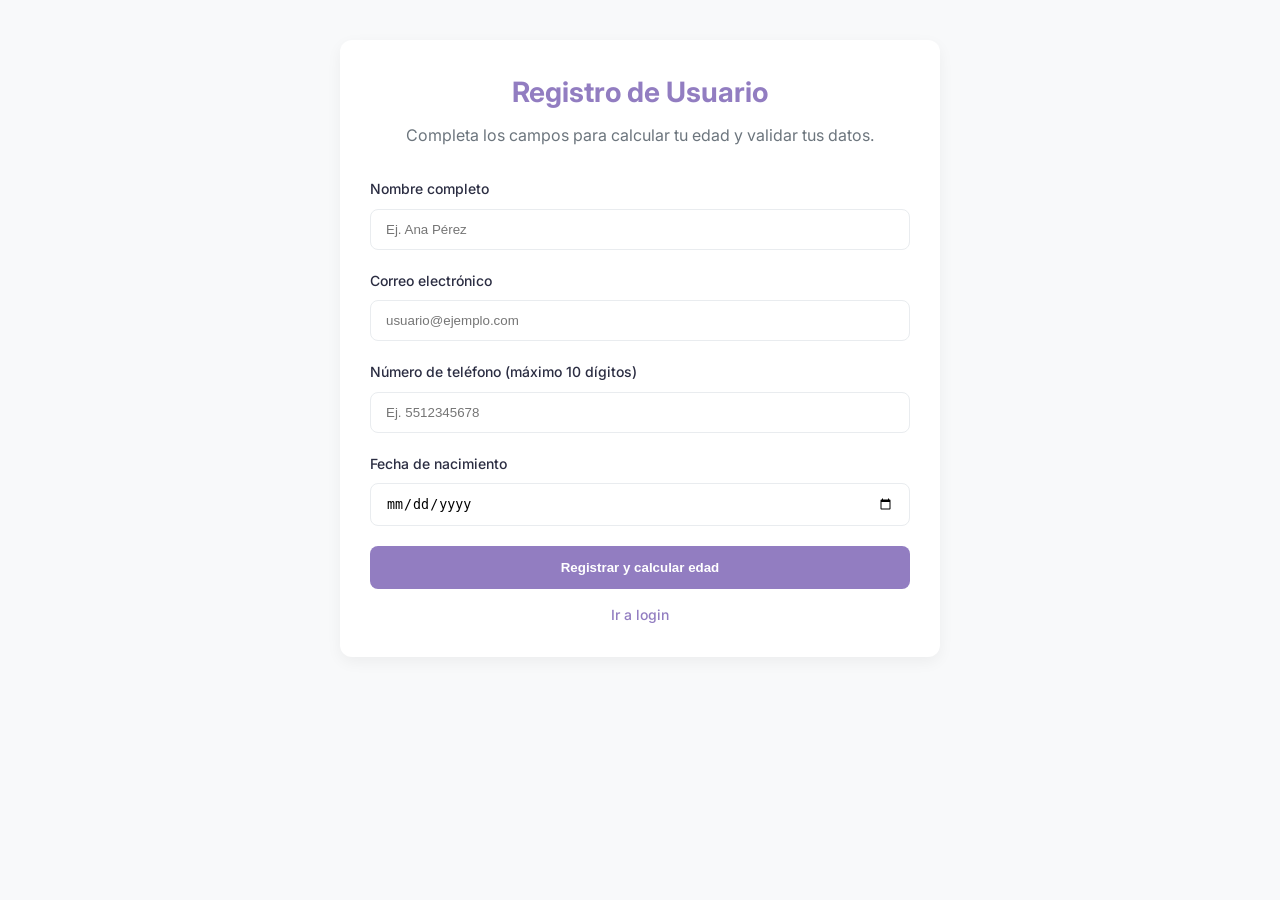
<file: index.html>
<!DOCTYPE html>
<html lang="es">
    <head>
        <meta charset="UTF-8">
        <meta name="viewport" content="width=device-width, initial-scale=1.0">
        <title>Registro y Cálculo de Edad | DevSolutions</title>
        <link rel="stylesheet" href="css/styles.css">
        <link href="https://fonts.googleapis.com/css2?family=Inter:wght@400;500;600&display=swap" rel="stylesheet">
    </head>
    <body>
        
    <div class="contenedor-formulario">
        <h1>Registro de Usuario</h1>
        <p class="subtitulo">Completa los campos para calcular tu edad y validar tus datos.</p>

        <form class="formulario" id="formRegistro" novalidate>
            <!-- Grupo 1: Nombre -->
            <div class="grupo-formulario">
                <label for="nombre">Nombre completo</label>
                <input type="text" id="nombre" placeholder="Ej. Ana Pérez">
                <span id="error-nombre" class="mensaje-error">Error: El nombre solo debe contener letras y acentos.</span>
            </div>

            <!-- Grupo 2: Correo -->
            <div class="grupo-formulario">
                <label for="email">Correo electrónico</label>
                <input type="text" id="email" placeholder="usuario@ejemplo.com">
                <span id="error-email" class="mensaje-error">Error: El formato del correo electrónico no es válido.</span>
            </div>

            <!-- Grupo 3: Teléfono -->
            <div class="grupo-formulario">
                <label for="telefono">Número de teléfono (máximo 10 dígitos)</label>
                <input type="text" id="telefono" placeholder="Ej. 5512345678">
                <span id="error-telefono" class="mensaje-error">Error: La longitud excede los 10 dígitos permitidos.</span>
            </div>

            <!-- Grupo 4: Fecha de Nacimiento -->
            <div class="grupo-formulario">
                <label for="fechaNacimiento">Fecha de nacimiento</label>
                <input type="date" id="fechaNacimiento">
                <span id="error-fecha" class="mensaje-error">Error: Debe seleccionar una fecha de nacimiento válida.</span>
            </div>

            <button type="submit" class="boton-enviar">Registrar y calcular edad</button>
            <a href="login.html" class="enlace-navegacion">Ir a login </a>
        </form>
    </div>

    <!-- Ventana modal clásica (contenedor div con overlay) -->
    <div class="modal-overlay" id="modalEdad">
        <div class="modal-contenido">
            <h2>Resultado del Registro</h2>
            <p id="textoModal">Tu edad calculada es: -- años.</p>
            <button class="boton-enviar" id="cerrarModal">Aceptar</button>
        </div>
    </div>

    <!-- Enlazar la librería de utilería -->
    <script src="js/utileria.js"></script>
    <script>
        const formRegistro = document.getElementById('formRegistro');
        const inputNombre = document.getElementById('nombre');
        const inputEmail = document.getElementById('email');
        const inputTelefono = document.getElementById('telefono');
        const inputFecha = document.getElementById('fechaNacimiento');

        const errorNombre = document.getElementById('error-nombre');
        const errorEmail = document.getElementById('error-email');
        const errorTelefono = document.getElementById('error-telefono');
        const errorFecha = document.getElementById('error-fecha');

        const modalEdad = document.getElementById('modalEdad');
        const textoModal = document.getElementById('textoModal');
        const cerrarModal = document.getElementById('cerrarModal');

        formRegistro.addEventListener('submit', function(e) {
            e.preventDefault();

            let hayError = false;

            if (!soloLetras(inputNombre.value) || inputNombre.value.trim() === '') {
                inputNombre.classList.add('error');
                errorNombre.classList.add('activo');
                hayError = true;
            } else {
                inputNombre.classList.remove('error');
                errorNombre.classList.remove('activo');
            }

            if (!validarCorreo(inputEmail.value)) {
                inputEmail.classList.add('error');
                errorEmail.classList.add('activo');
                hayError = true;
            } else {
                inputEmail.classList.remove('error');
                errorEmail.classList.remove('activo');
            }

            if (inputTelefono.value.trim() === '' || !validarLongitud(inputTelefono.value, 10) || isNaN(inputTelefono.value)) {
                inputTelefono.classList.add('error');
                errorTelefono.classList.add('activo');
                hayError = true;
            } else {
                inputTelefono.classList.remove('error');
                errorTelefono.classList.remove('activo');
            }

            if (inputFecha.value === '') {
                inputFecha.classList.add('error');
                errorFecha.classList.add('activo');
                hayError = true;
            } else {
                inputFecha.classList.remove('error');
                errorFecha.classList.remove('activo');
            }

            if (hayError) {
                return;
            }

            // Calcular datos utilizando las funciones de la librería
            const edadCalculada = calcularEdad(inputFecha.value);
            const esMayor = esMayorDeEdad(inputFecha.value);

            textoModal.innerHTML = `¡Registro exitoso!<br>Tu edad calculada es: <strong>${edadCalculada} años</strong>.<br>` + 
                                   (esMayor ? "Estado: <strong>Mayor de edad</strong>." : "Estado: <strong>Menor de edad</strong>.");
            
            // Mostrar la ventana modal
            modalEdad.style.display = 'flex';
        });

        // Ocultar la ventana modal al presionar el botón
        cerrarModal.addEventListener('click', function() {
            modalEdad.style.display = 'none';
            formRegistro.reset();
        });
    </script>
    </body>
</html>
</file>
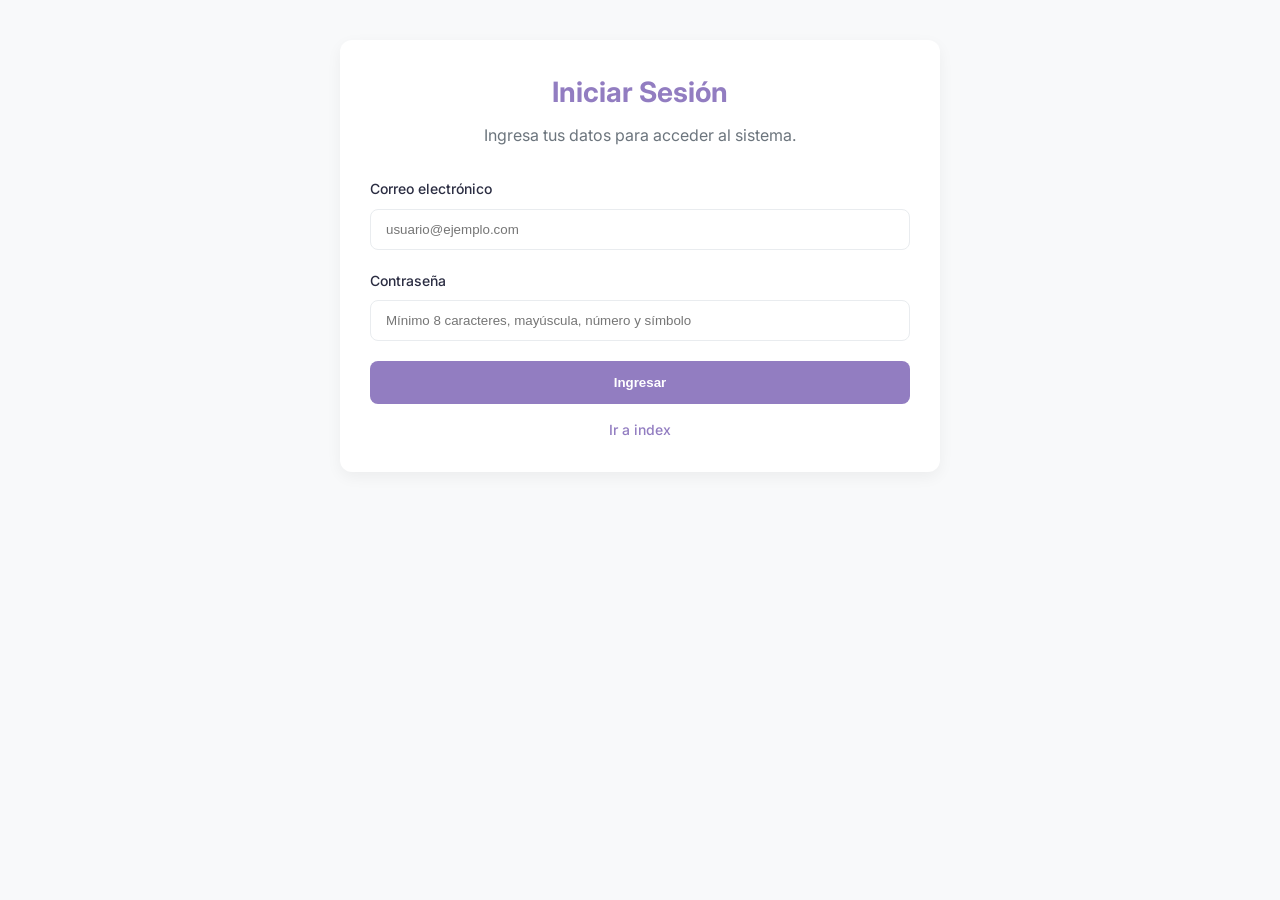
<file: login.html>
<!DOCTYPE html>
<html lang="es">
    <head>
        <meta charset="UTF-8">
        <meta name="viewport" content="width=device-width, initial-scale=1.0">
        <title>Iniciar Sesión | DevSolutions</title>
        <link rel="stylesheet" href="css/styles.css">
        <link href="https://fonts.googleapis.com/css2?family=Inter:wght@400;500;600&display=swap" rel="stylesheet">
    </head>
    <body>
        
    <div class="contenedor-formulario">
        <h1>Iniciar Sesión</h1>
        <p class="subtitulo">Ingresa tus datos para acceder al sistema.</p>

        <!-- El atributo novalidate deshabilita las alertas flotantes nativas del navegador -->
        <form class="formulario" id="formLogin" novalidate>
            <!-- Grupo 1: Correo -->
            <div class="grupo-formulario">
                <label for="email">Correo electrónico</label>
                <input type="email" id="email" placeholder="usuario@ejemplo.com">
                <span id="error-email" class="mensaje-error">Error: El formato del correo electrónico no es válido.</span>
            </div>

            <!-- Grupo 2: Contraseña -->
            <div class="grupo-formulario">
                <label for="password">Contraseña</label>
                <input type="password" id="password" placeholder="Mínimo 8 caracteres, mayúscula, número y símbolo">
                <span id="error-password" class="mensaje-error">Error: La contraseña debe tener al menos 8 caracteres, una mayúscula, una minúscula, un número y un carácter especial.</span>
            </div>

            <button type="submit" class="boton-enviar">Ingresar</button>
            <a href="index.html" class="enlace-navegacion"> Ir a index</a>
        </form>
    </div>

    <!-- Enlace de la librería de utilería y el script de validación -->
    <script src="js/utileria.js"></script>
    <script>
        const formLogin = document.getElementById('formLogin');
        const emailInput = document.getElementById('email');
        const passwordInput = document.getElementById('password');
        const errorEmail = document.getElementById('error-email');
        const errorPassword = document.getElementById('error-password');
        
        formLogin.addEventListener('submit', function(e) {
            e.preventDefault(); // Evitar recarga automática

            const correoInput = emailInput.value;
            const passwordInputVal = passwordInput.value;

            // Validar usando las funciones de la librería utileria.js
            const correoValido = validarCorreo(correoInput);
            const passwordValido = validarPassword(passwordInputVal);

            let hayError = false;

            // Validar correo
            if (!correoValido) {
                emailInput.classList.add('error');
                errorEmail.classList.add('activo'); // Muestra etiqueta de error personalizada
                hayError = true;
            } else {
                emailInput.classList.remove('error');
                errorEmail.classList.remove('activo');
            }

            // Validar contraseña
            if (!passwordValido) {
                passwordInput.classList.add('error');
                errorPassword.classList.add('activo'); // Muestra etiqueta de error personalizada
                hayError = true;
            } else {
                passwordInput.classList.remove('error');
                errorPassword.classList.remove('activo');
            }

            // Si hay error, detener aquí
            if (hayError) {
                return;
            }

            // Si todo es correcto
            alert("¡Inicio de sesión exitoso!");
            formLogin.reset();
            emailInput.classList.remove('error');
            passwordInput.classList.remove('error');
            errorEmail.classList.remove('activo');
            errorPassword.classList.remove('activo');
        });
    </script>

    </body>
</html>
</file>
<file: css/styles.css>
:root{
    --color-primario: #927dc1;
    --color-secundario: #4cc9f0;
    --color-terciario: #e63946;
    --color-fondo: #f8f9fa;
    --color-texto: #2b2d42;
    --color-borde: #e9ecef;
}

*{
    margin: 0;
    padding: 0;
    box-sizing: border-box;
}

body{
    font-family: 'Inter', sans-serif;
    background-color: var(--color-fondo);
    color: var(--color-texto);
    line-height: 1.6;
    padding: 40px 20px;
}

.contenedor-formulario{
    max-width: 600px;
    margin: 0 auto;
    background: white;
    padding: 30px;
    border-radius: 12px;
    box-shadow: 0 5px 15px rgba(0,0,0,0.05);
}

h1{
    text-align: center;
    font-size: 28px;
    color: var(--color-primario);
    margin-bottom: 8px;
}

.subtitulo{
    text-align: center;
    color: #6c757d;
    margin-bottom: 30px;
}

.grupo-formulario{
    margin-bottom: 20px;
}

label{
    display: block;
    margin-bottom: 8px;
    font-weight: 500;
    font-size: 14px;
}

input, textarea{
    width: 100%;
    padding: 12px 15px;
    border: 1px solid var(--color-borde);
    border-radius: 8px;
    transition: all 0.3s;
}

input:focus, textarea:focus{
    border-color: var(--color-secundario);
    outline: none;
    box-shadow: 0 0 0 3px rgba(76,201,240,0.2);
}

.boton-enviar {
    background-color: var(--color-primario);
    color: white;
    border: none;
    padding: 14px 24px;
    border-radius: 8px;
    font-weight: 600;
    cursor: pointer;
    transition: background 0.3s;
    display: flex;
    justify-content: center;
    align-items: center;
    width: 100%;
}

.boton-enviar:hover {
    background-color: #7b64a8;
}

/* Estilos para campos con errores */
input.error, textarea.error {
    border-color: var(--color-terciario) !important;
    box-shadow: 0 0 0 3px rgba(230, 57, 70, 0.2) !important;
}

/* Mensaje de texto de error debajo del input */
.mensaje-error {
    color: var(--color-terciario);
    font-size: 12px;
    margin-top: 5px;
    display: none;
}

.mensaje-error.activo {
    display: block;
}

/* Estilos para la ventana modal clásica */
.modal-overlay {
    position: fixed;
    top: 0;
    left: 0;
    width: 100%;
    height: 100%;
    background-color: rgba(0, 0, 0, 0.5);
    display: none; /* Oculto por defecto */
    justify-content: center;
    align-items: center;
    z-index: 1000;
}

.modal-contenido {
    background: white;
    padding: 30px;
    border-radius: 12px;
    max-width: 400px;
    width: 90%;
    text-align: center;
    box-shadow: 0 5px 20px rgba(0,0,0,0.2);
}

.modal-contenido h2 {
    color: var(--color-primario);
    margin-bottom: 15px;
}

.modal-contenido p {
    margin-bottom: 20px;
    color: var(--color-texto);
}

/* Estilo para el enlace de navegación debajo del botón ingresar */
.enlace-navegacion {
    display: block;
    text-align: center;
    margin-top: 15px;
    color: var(--color-primario);
    font-size: 14px;
    font-weight: 500;
    text-decoration: none;
    transition: opacity 0.3s;
}

.enlace-navegacion:hover {
    opacity: 0.8;
    text-decoration: underline;
}
</file>
